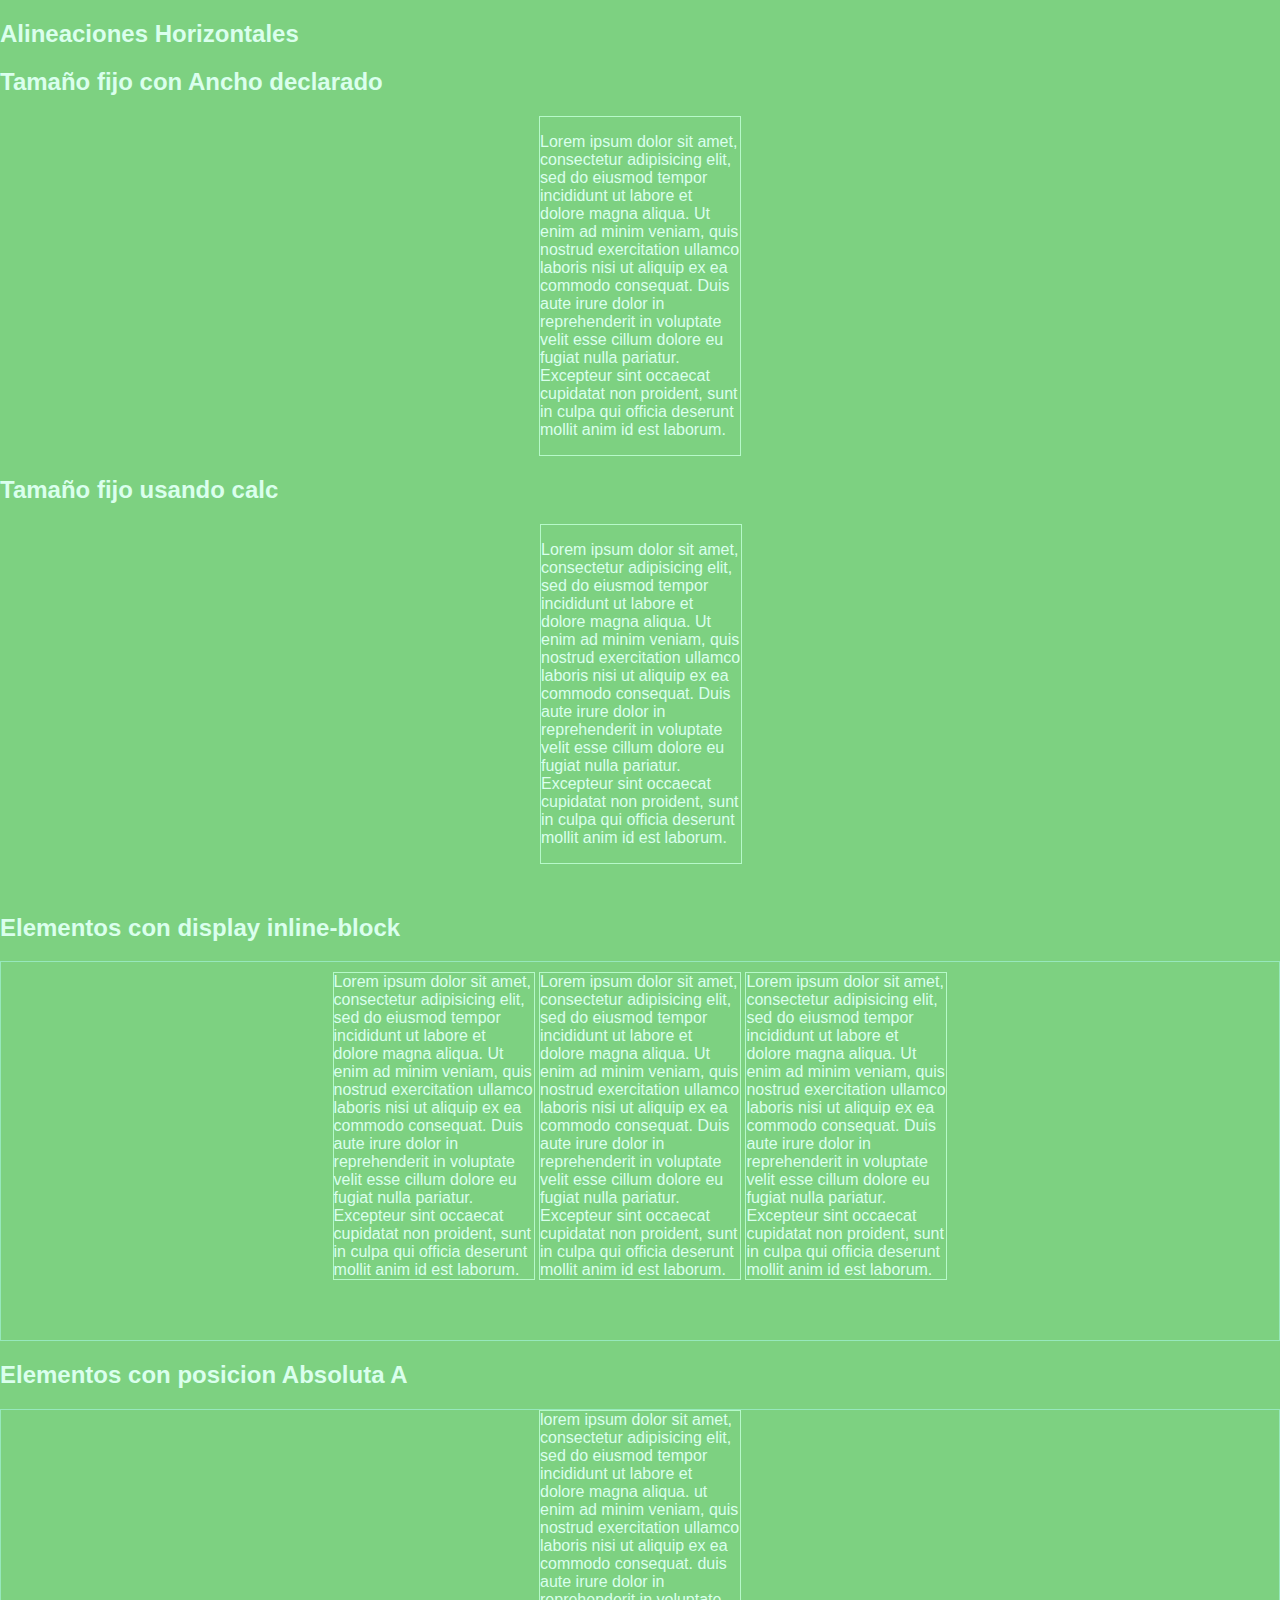
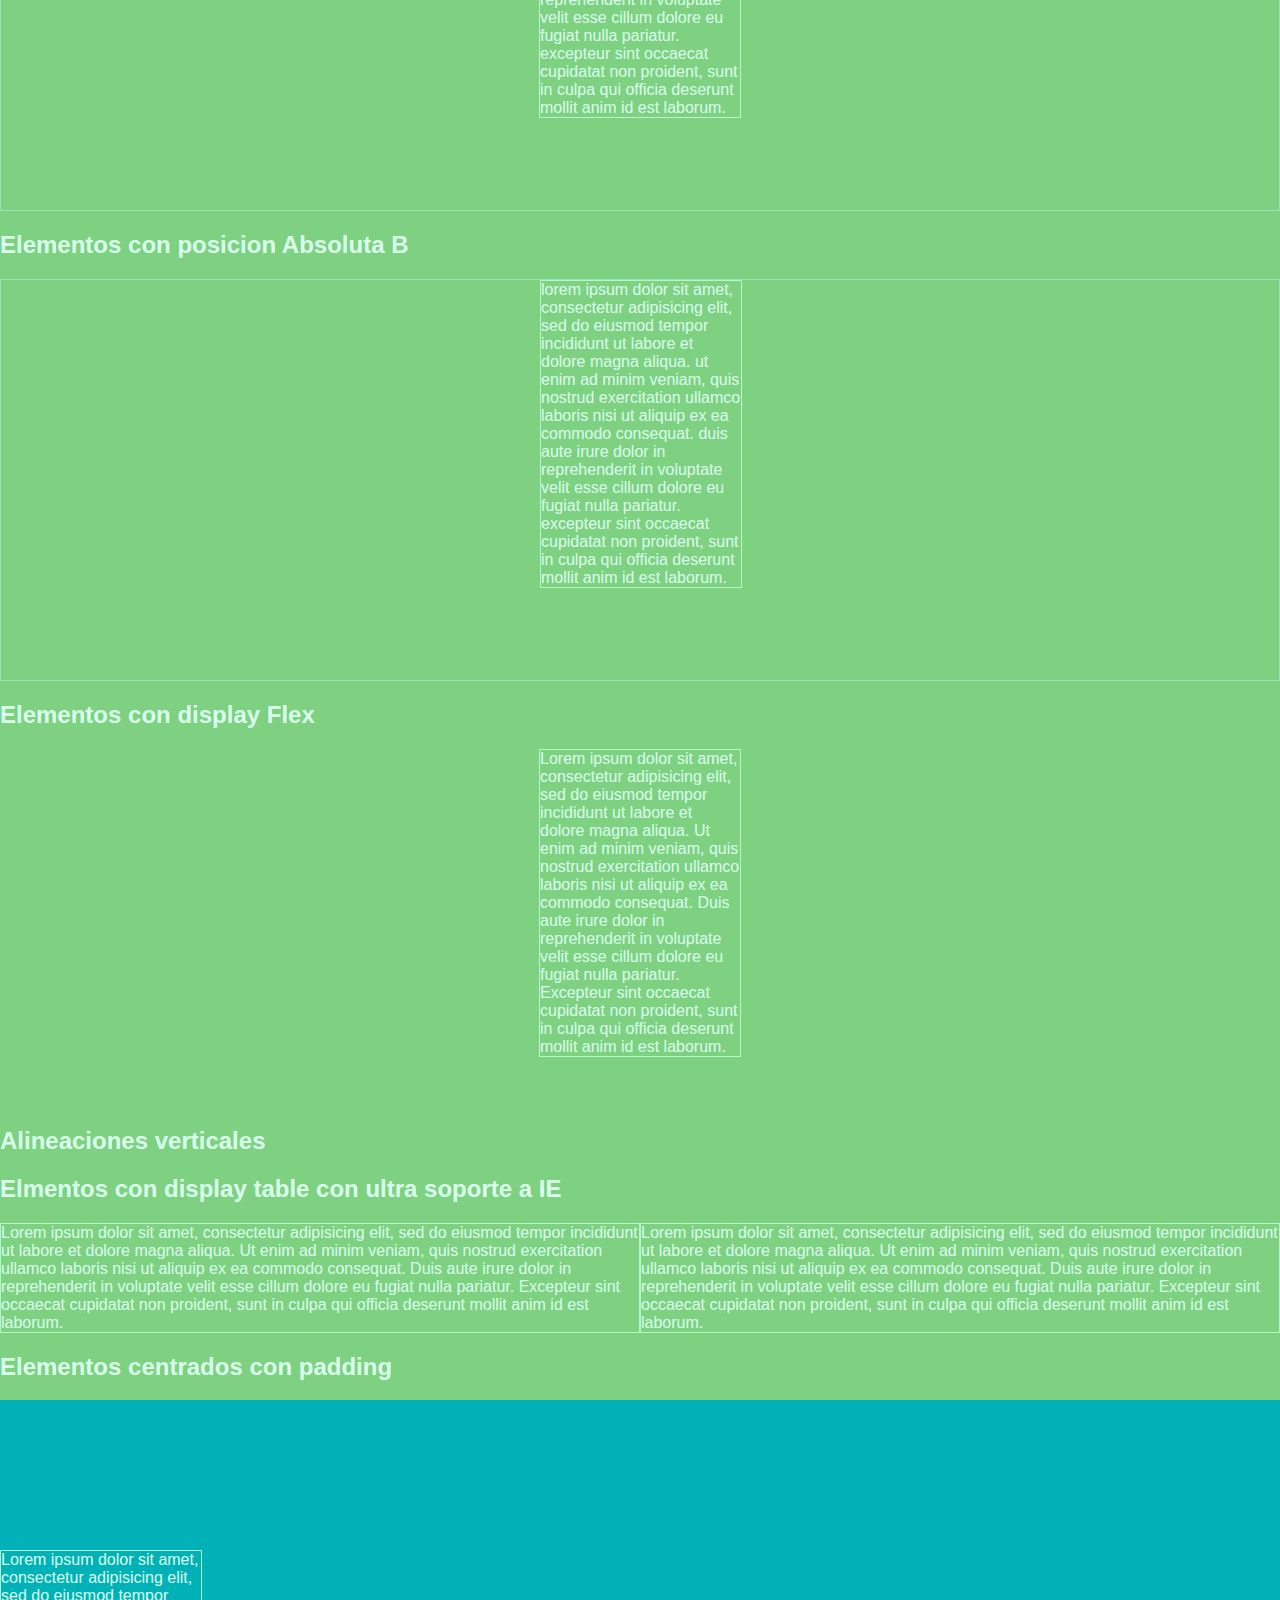
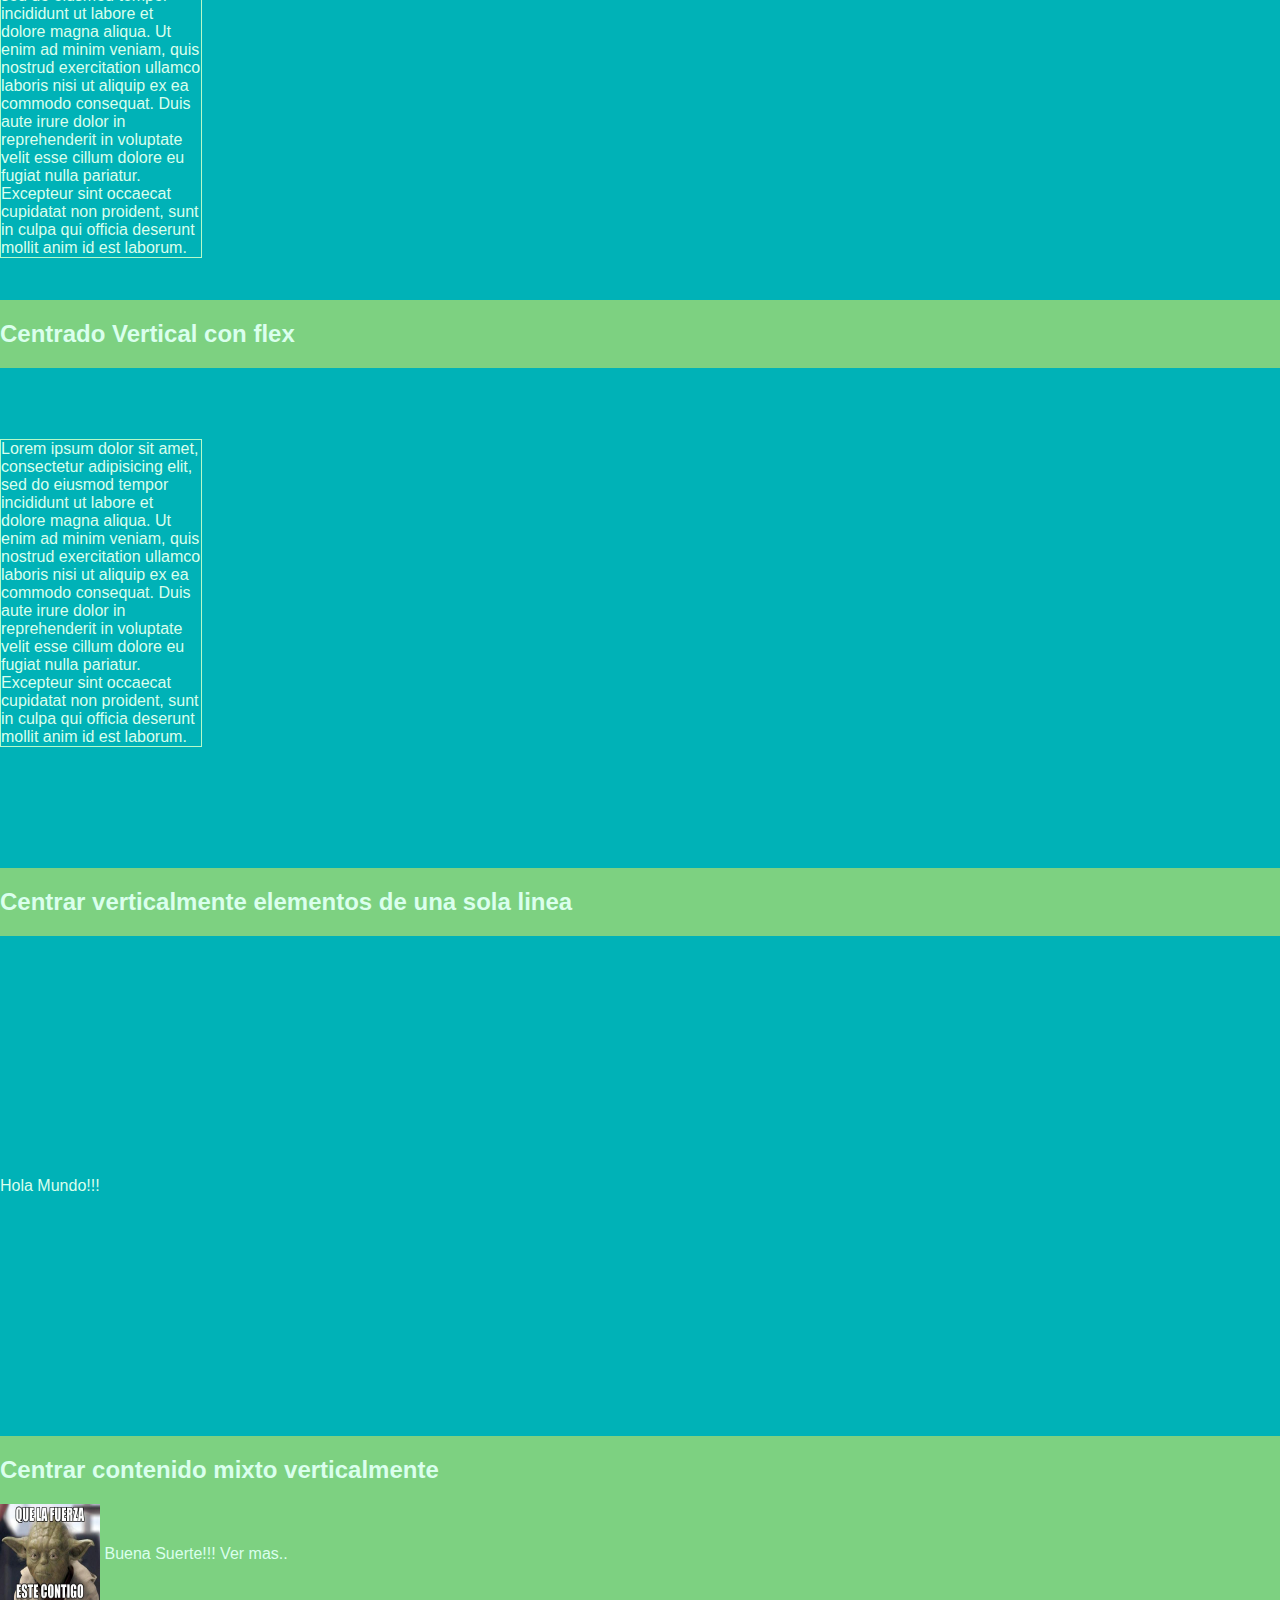
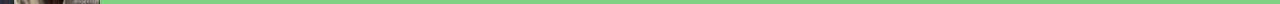
<file: Alineacion-con-css/index.html>
<!DOCTYPE html>
<html>
  <head>
    <meta charset="utf-8">
    <title>Alineacion con CSS</title>
    <link rel="stylesheet" href="css/estilos.css">
  </head>
  <body>
    <h2>Alineaciones Horizontales</h2>
    <h2>Tamaño fijo con Ancho declarado </h2>
    <div class="caja tipo-a">
      <p>Lorem ipsum dolor sit amet, consectetur adipisicing elit, sed do eiusmod tempor incididunt ut labore et dolore magna aliqua. Ut enim ad minim veniam, quis nostrud exercitation ullamco laboris nisi ut aliquip ex ea commodo consequat. Duis aute irure dolor in reprehenderit in voluptate velit esse cillum dolore eu fugiat nulla pariatur. Excepteur sint occaecat cupidatat non proident, sunt in culpa qui officia deserunt mollit anim id est laborum.</p>
    </div>
    <h2>Tamaño fijo usando calc</h2>
    <div class="caja tipo-b">
      <p>Lorem ipsum dolor sit amet, consectetur adipisicing elit, sed do eiusmod tempor incididunt ut labore et dolore magna aliqua. Ut enim ad minim veniam, quis nostrud exercitation ullamco laboris nisi ut aliquip ex ea commodo consequat. Duis aute irure dolor in reprehenderit in voluptate velit esse cillum dolore eu fugiat nulla pariatur. Excepteur sint occaecat cupidatat non proident, sunt in culpa qui officia deserunt mollit anim id est laborum.</p>
    </div>
    <h2>Elementos con display inline-block</h2>
    <div class="tipo-c">
      <div class="caja">
        Lorem ipsum dolor sit amet, consectetur adipisicing elit, sed do eiusmod tempor incididunt ut labore et dolore magna aliqua. Ut enim ad minim veniam, quis nostrud exercitation ullamco laboris nisi ut aliquip ex ea commodo consequat. Duis aute irure dolor in reprehenderit in voluptate velit esse cillum dolore eu fugiat nulla pariatur. Excepteur sint occaecat cupidatat non proident, sunt in culpa qui officia deserunt mollit anim id est laborum.
      </div>
      <div class="caja">
        Lorem ipsum dolor sit amet, consectetur adipisicing elit, sed do eiusmod tempor incididunt ut labore et dolore magna aliqua. Ut enim ad minim veniam, quis nostrud exercitation ullamco laboris nisi ut aliquip ex ea commodo consequat. Duis aute irure dolor in reprehenderit in voluptate velit esse cillum dolore eu fugiat nulla pariatur. Excepteur sint occaecat cupidatat non proident, sunt in culpa qui officia deserunt mollit anim id est laborum.
      </div>
      <div class="caja">
        Lorem ipsum dolor sit amet, consectetur adipisicing elit, sed do eiusmod tempor incididunt ut labore et dolore magna aliqua. Ut enim ad minim veniam, quis nostrud exercitation ullamco laboris nisi ut aliquip ex ea commodo consequat. Duis aute irure dolor in reprehenderit in voluptate velit esse cillum dolore eu fugiat nulla pariatur. Excepteur sint occaecat cupidatat non proident, sunt in culpa qui officia deserunt mollit anim id est laborum.
      </div>
    </div>
    <h2>Elementos con posicion Absoluta A</h2>
    <div class="relative">
      <div class="caja tipo-d">
        lorem ipsum dolor sit amet, consectetur adipisicing elit, sed do eiusmod tempor incididunt ut labore et dolore magna aliqua. ut enim ad minim veniam, quis nostrud exercitation ullamco laboris nisi ut aliquip ex ea commodo consequat. duis aute irure dolor in reprehenderit in voluptate velit esse cillum dolore eu fugiat nulla pariatur. excepteur sint occaecat cupidatat non proident, sunt in culpa qui officia deserunt mollit anim id est laborum.
      </div>
    </div>
    <h2>Elementos con posicion Absoluta B</h2>
    <div class="relative">
      <div class="caja tipo-e">
        lorem ipsum dolor sit amet, consectetur adipisicing elit, sed do eiusmod tempor incididunt ut labore et dolore magna aliqua. ut enim ad minim veniam, quis nostrud exercitation ullamco laboris nisi ut aliquip ex ea commodo consequat. duis aute irure dolor in reprehenderit in voluptate velit esse cillum dolore eu fugiat nulla pariatur. excepteur sint occaecat cupidatat non proident, sunt in culpa qui officia deserunt mollit anim id est laborum.
      </div>
    </div>
    <h2>Elementos con display Flex</h2>
    <div class="tipo-f">
      <div class="caja">
        Lorem ipsum dolor sit amet, consectetur adipisicing elit, sed do eiusmod tempor incididunt ut labore et dolore magna aliqua. Ut enim ad minim veniam, quis nostrud exercitation ullamco laboris nisi ut aliquip ex ea commodo consequat. Duis aute irure dolor in reprehenderit in voluptate velit esse cillum dolore eu fugiat nulla pariatur. Excepteur sint occaecat cupidatat non proident, sunt in culpa qui officia deserunt mollit anim id est laborum.
      </div>
    </div>
    <h2>Alineaciones verticales</h2>
    <h2>Elmentos con display table con ultra soporte a IE</h2>
    <div class="tipo-g">
      <div class="caja">
        Lorem ipsum dolor sit amet, consectetur adipisicing elit, sed do eiusmod tempor incididunt ut labore et dolore magna aliqua. Ut enim ad minim veniam, quis nostrud exercitation ullamco laboris nisi ut aliquip ex ea commodo consequat. Duis aute irure dolor in reprehenderit in voluptate velit esse cillum dolore eu fugiat nulla pariatur. Excepteur sint occaecat cupidatat non proident, sunt in culpa qui officia deserunt mollit anim id est laborum.
      </div>
      <div class="caja">
        Lorem ipsum dolor sit amet, consectetur adipisicing elit, sed do eiusmod tempor incididunt ut labore et dolore magna aliqua. Ut enim ad minim veniam, quis nostrud exercitation ullamco laboris nisi ut aliquip ex ea commodo consequat. Duis aute irure dolor in reprehenderit in voluptate velit esse cillum dolore eu fugiat nulla pariatur. Excepteur sint occaecat cupidatat non proident, sunt in culpa qui officia deserunt mollit anim id est laborum.
      </div>
    </div>
    <h2>Elementos centrados con padding</h2>
    <div class="tipo-h height">
      <div class="caja">
        Lorem ipsum dolor sit amet, consectetur adipisicing elit, sed do eiusmod tempor incididunt ut labore et dolore magna aliqua. Ut enim ad minim veniam, quis nostrud exercitation ullamco laboris nisi ut aliquip ex ea commodo consequat. Duis aute irure dolor in reprehenderit in voluptate velit esse cillum dolore eu fugiat nulla pariatur. Excepteur sint occaecat cupidatat non proident, sunt in culpa qui officia deserunt mollit anim id est laborum.
      </div>
    </div>
    <h2>Centrado Vertical con flex</h2>
    <div class="tipo-i height">
      <div class="caja">
        Lorem ipsum dolor sit amet, consectetur adipisicing elit, sed do eiusmod tempor incididunt ut labore et dolore magna aliqua. Ut enim ad minim veniam, quis nostrud exercitation ullamco laboris nisi ut aliquip ex ea commodo consequat. Duis aute irure dolor in reprehenderit in voluptate velit esse cillum dolore eu fugiat nulla pariatur. Excepteur sint occaecat cupidatat non proident, sunt in culpa qui officia deserunt mollit anim id est laborum.
      </div>
    </div>

    <h2>Centrar verticalmente elementos de una sola linea</h2>
    <div class="height">
      <p class="tipo-j">Hola Mundo!!!</p>
    </div>

    <h2>Centrar contenido mixto verticalmente</h2>
    <article class="tipo-k">
      <img src="img/imagen.jpg" alt="" width="100" height="100">
      <span>Buena Suerte!!!</span>
      <div class="">Ver mas..</div>
    </article>
  </body>
</html>
</file>
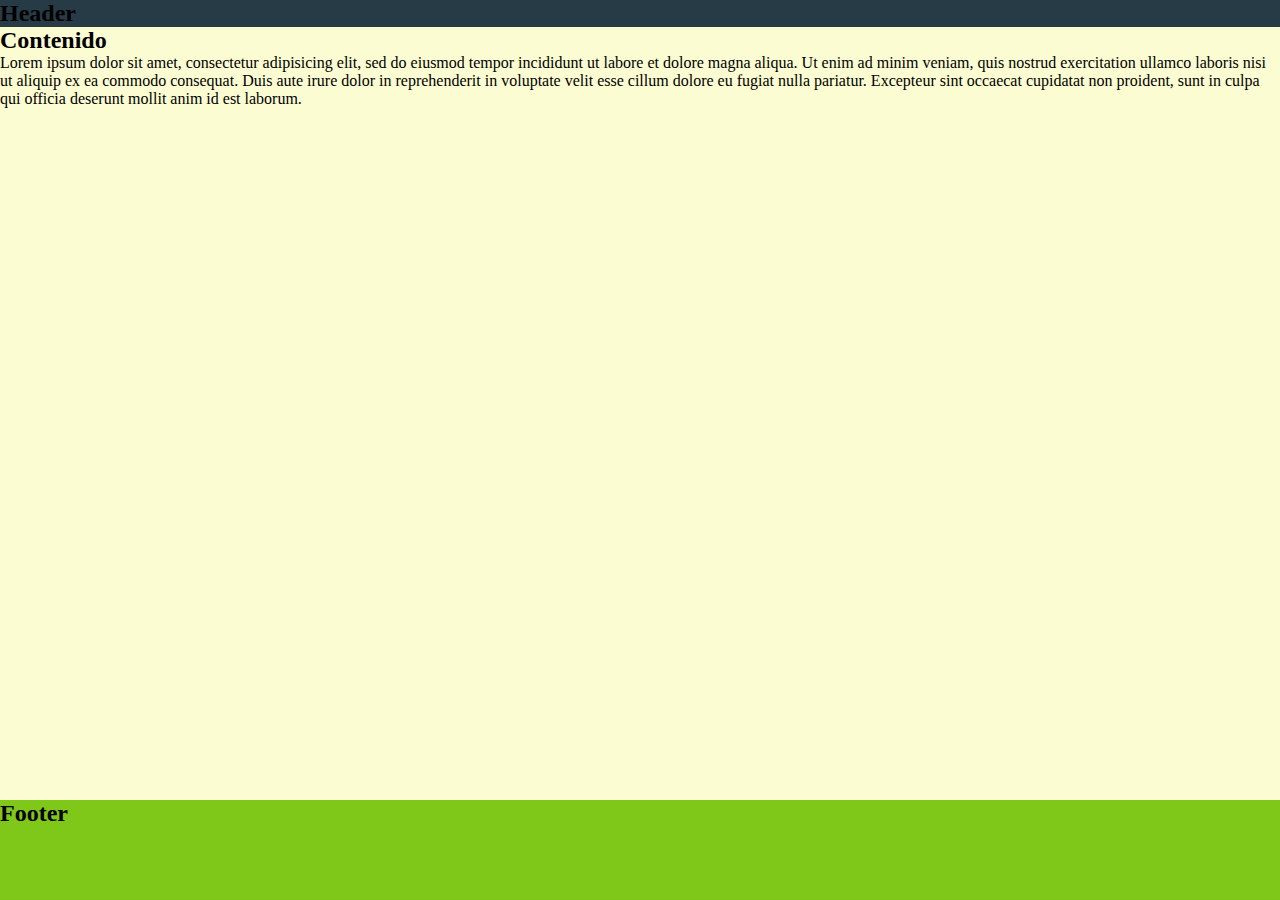
<file: footer/index.html>
<!DOCTYPE html>
<html>
  <head>
    <meta charset="utf-8">
    <title>Sticky Footer</title>
    <link rel="stylesheet" href="css/estilos.css">
  </head>
  <body id="body">
    <header id="header">
      <h2>Header</h2>
    </header>
    <section id="contenido">
      <h2>Contenido</h2>
      <p>Lorem ipsum dolor sit amet, consectetur adipisicing elit, sed do eiusmod tempor incididunt ut labore et dolore magna aliqua. Ut enim ad minim veniam, quis nostrud exercitation ullamco laboris nisi ut aliquip ex ea commodo consequat. Duis aute irure dolor in reprehenderit in voluptate velit esse cillum dolore eu fugiat nulla pariatur. Excepteur sint occaecat cupidatat non proident, sunt in culpa qui officia deserunt mollit anim id est laborum.</p>
    </section>
    <footer id="footer">
      <h2>Footer</h2>
    </footer>
    <!-- <script type="text/javascript">
      var $contenido = document.getElementById('contenido');
      var $header = document.getElementById('header');
      var $footer = document.getElementById('footer');
      var $body = document.getElementById('body');

      var alto = $body.offsetHeight - ($footer.offsetHeight + $header.offsetHeight);
      $contenido.style.minHeight = alto + "px";
    </script> -->
  </body>
</html>
</file>
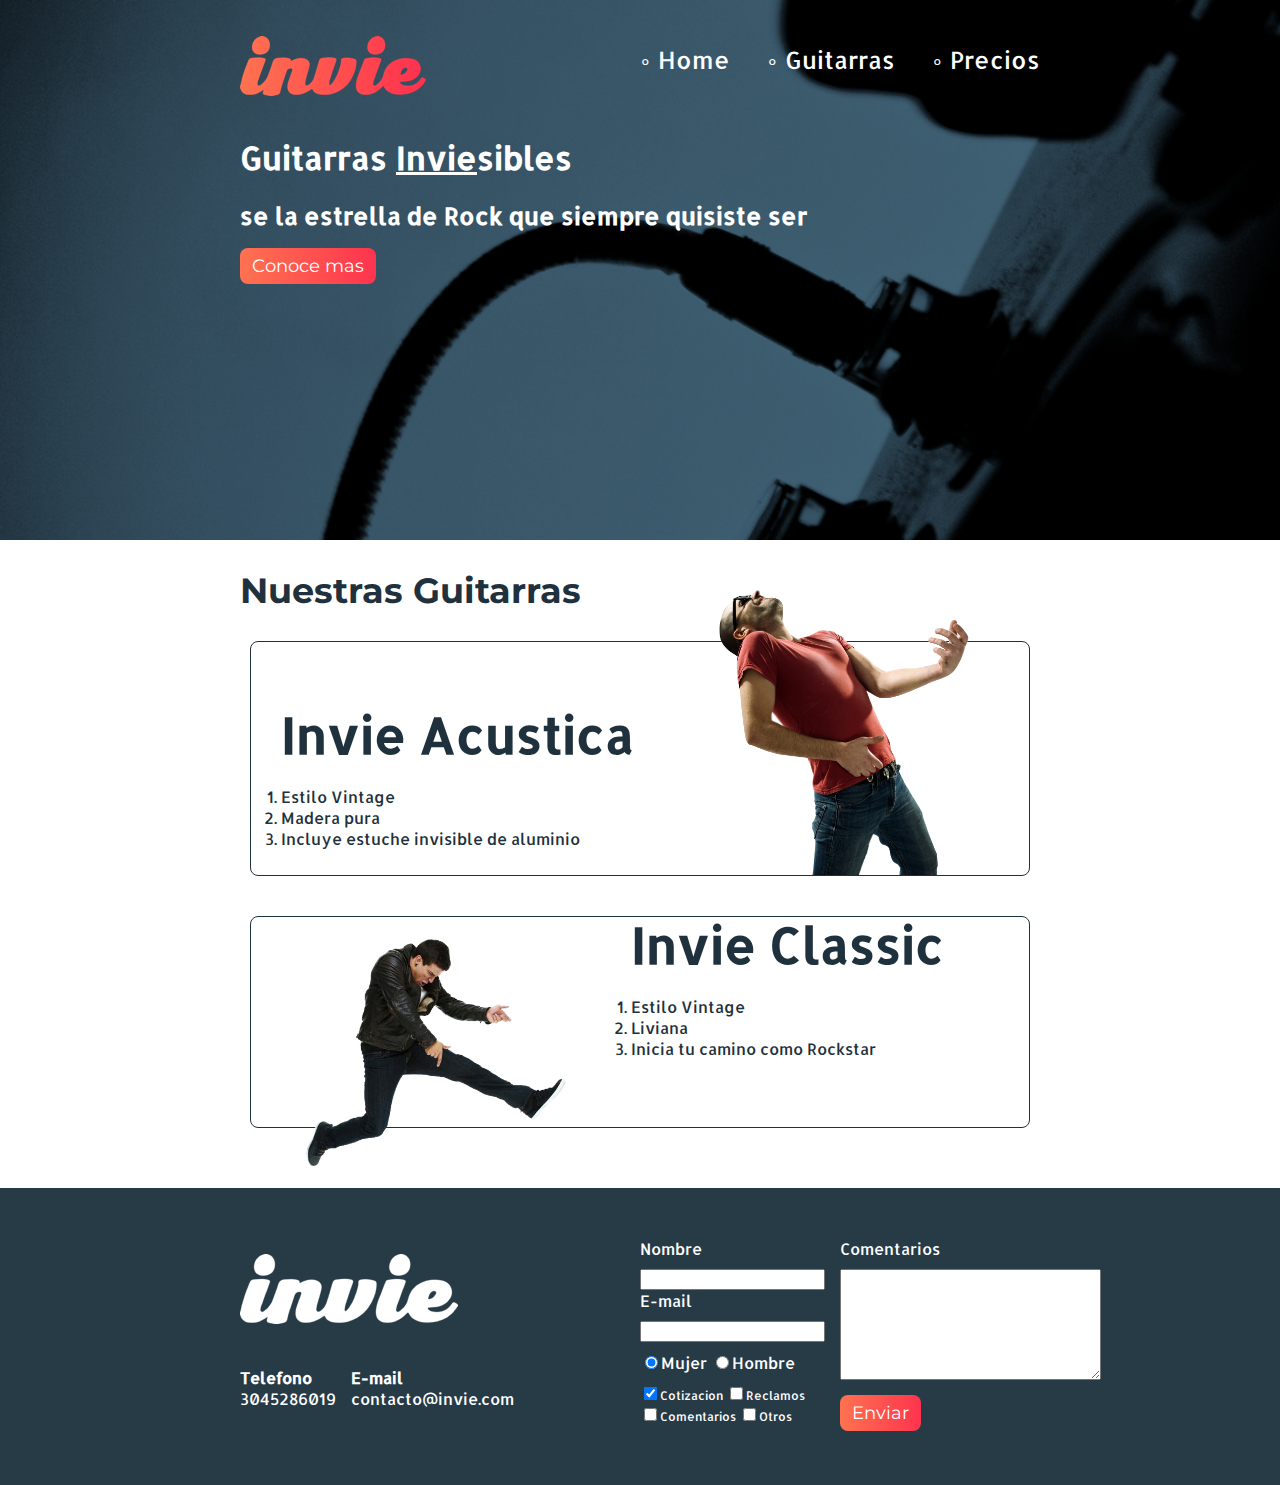
<file: invie/index.html>
<!DOCTYPE html>
<html>
  <head>
    <meta charset="utf-8">
    <title>Invie - Tus mejores guitarras!!!</title>
    <link href="https://fonts.googleapis.com/css?family=Allerta|Montserrat:400,700" rel="stylesheet">
    <link rel="stylesheet" href="css/invie.css">
    <style media="screen">

    </style>
  </head>
  <body>
    <section id="portada" class="portada background "> <!--Portada-->
      <header id="header" class="header contenedor"> <!-- Header -->
        <figure class="logotipo"> <!-- Logotipo -->
          <img src="images/invie.png"  width="186" height="60" alt="Invie logotipo">
        </figure>
         <nav class="menu">  <!--Menu -->
           <ul>  <!--Lista -->
             <li>  <!--Elementos de la lista -->
              <a href="index.html">Home</a>  <!--Enlace-->
            </li>
            <li>
              <a href="#guitarras">Guitarras</a>
            </li>
            <li>
              <a href="precios.html">Precios</a>
            </li>
          </ul>
        </nav>
      </header>
      <div class="contenedor">
        <h1 class="titulo">Guitarras <span>Invie</span>sibles</h1> <!--Titulo-->
        <h3 class="title-a">se la estrella de Rock que siempre quisiste ser </h3>
        <a type="button" href="#guitarras" class="button" name="button">Conoce mas</a>
      </div>
    </section>
    <section id="guitarras" class="guitarras contenedor"> <!-- Guitarras-->
      <h2>Nuestras Guitarras</h2>
      <article class="guitarra"> <!--Guitarra 1-->
        <img src="images/invie-acustica.png" width="350" alt="Guitarra Invie Acustica" class="derecha">
          <div class="contenedor-guitarra-a">
            <h3 class="title-b">Invie Acustica</h3>
            <ol>
              <li>Estilo Vintage</li>
              <li>Madera pura</li>
              <li>Incluye estuche invisible de aluminio</li>
            </ol>
          </div>
      </article>
      <article class="guitarra b"> <!--Guitarra 2-->
        <img src="images/invie-classic.png" width="350" alt="Guitarra Invie Classic" class="izquierda">
          <div class="contenedor-guitarra-b">
            <h3 class="title-b">Invie Classic</h3>
            <ol>
              <li>Estilo Vintage</li>
              <li>Liviana</li>
              <li>Inicia tu camino como Rockstar</li>
            </ol>
          </div>
      </article>
    </section>
    <footer class="footer">
      <div class="contenedor">
          <div class="contacto">
            <img src="images/invie-white.png" alt="logotipo blanco">
            <a href="tel:+573045286019"><strong>Telefono</strong><span>3045286019</span></a>
            <a href="mailto:contacto@invie.com"><strong>E-mail</strong>contacto@invie.com</a>
          </div>
          <form class="formulario" >
            <div class="col1">
              <label for="nombre">Nombre</label>
              <input type="text" name="nombre" value="" required id="nombre">
              <label for="email">E-mail</label>
              <input type="email" name="email" value="" required id="email">
              <div class="sexo">
                <label for="mujer">
                  <input type="radio" checked name="sexo" value="mujer" id="mujer">Mujer
                </label>
                <label for="hombre">
                  <input type="radio" name="sexo" value="hombre" id="hombre">Hombre
                </label>
              </div>
              <div class="intereses">
                <label for="cotizacion">
                  <input type="checkbox" checked name="intereses" value="cotizacion" id="cotizacion">Cotizacion
                </label>
                <label for="reclamos">
                  <input type="checkbox" name="intereses" value="reclamos" id="reclamos">Reclamos
                </label>
                <label for="comentarios">
                  <input type="checkbox" name="intereses" value="comentarios" id="comentarios">Comentarios
                </label>
                <label for="otros">
                  <input type="checkbox" name="intereses" value="otros" id="otros">Otros
                </label>
              </div>
            </div>
            <div class="col2">
              <label for="comentarios">Comentarios</label>
              <textarea name="comentarios" id="comentarios" rows="7" cols="30"></textarea>
              <input type="submit" name="" value="Enviar" class="button">
            </div>
          </form>
      </div>
    </footer>
  </body>
</html>
</file>
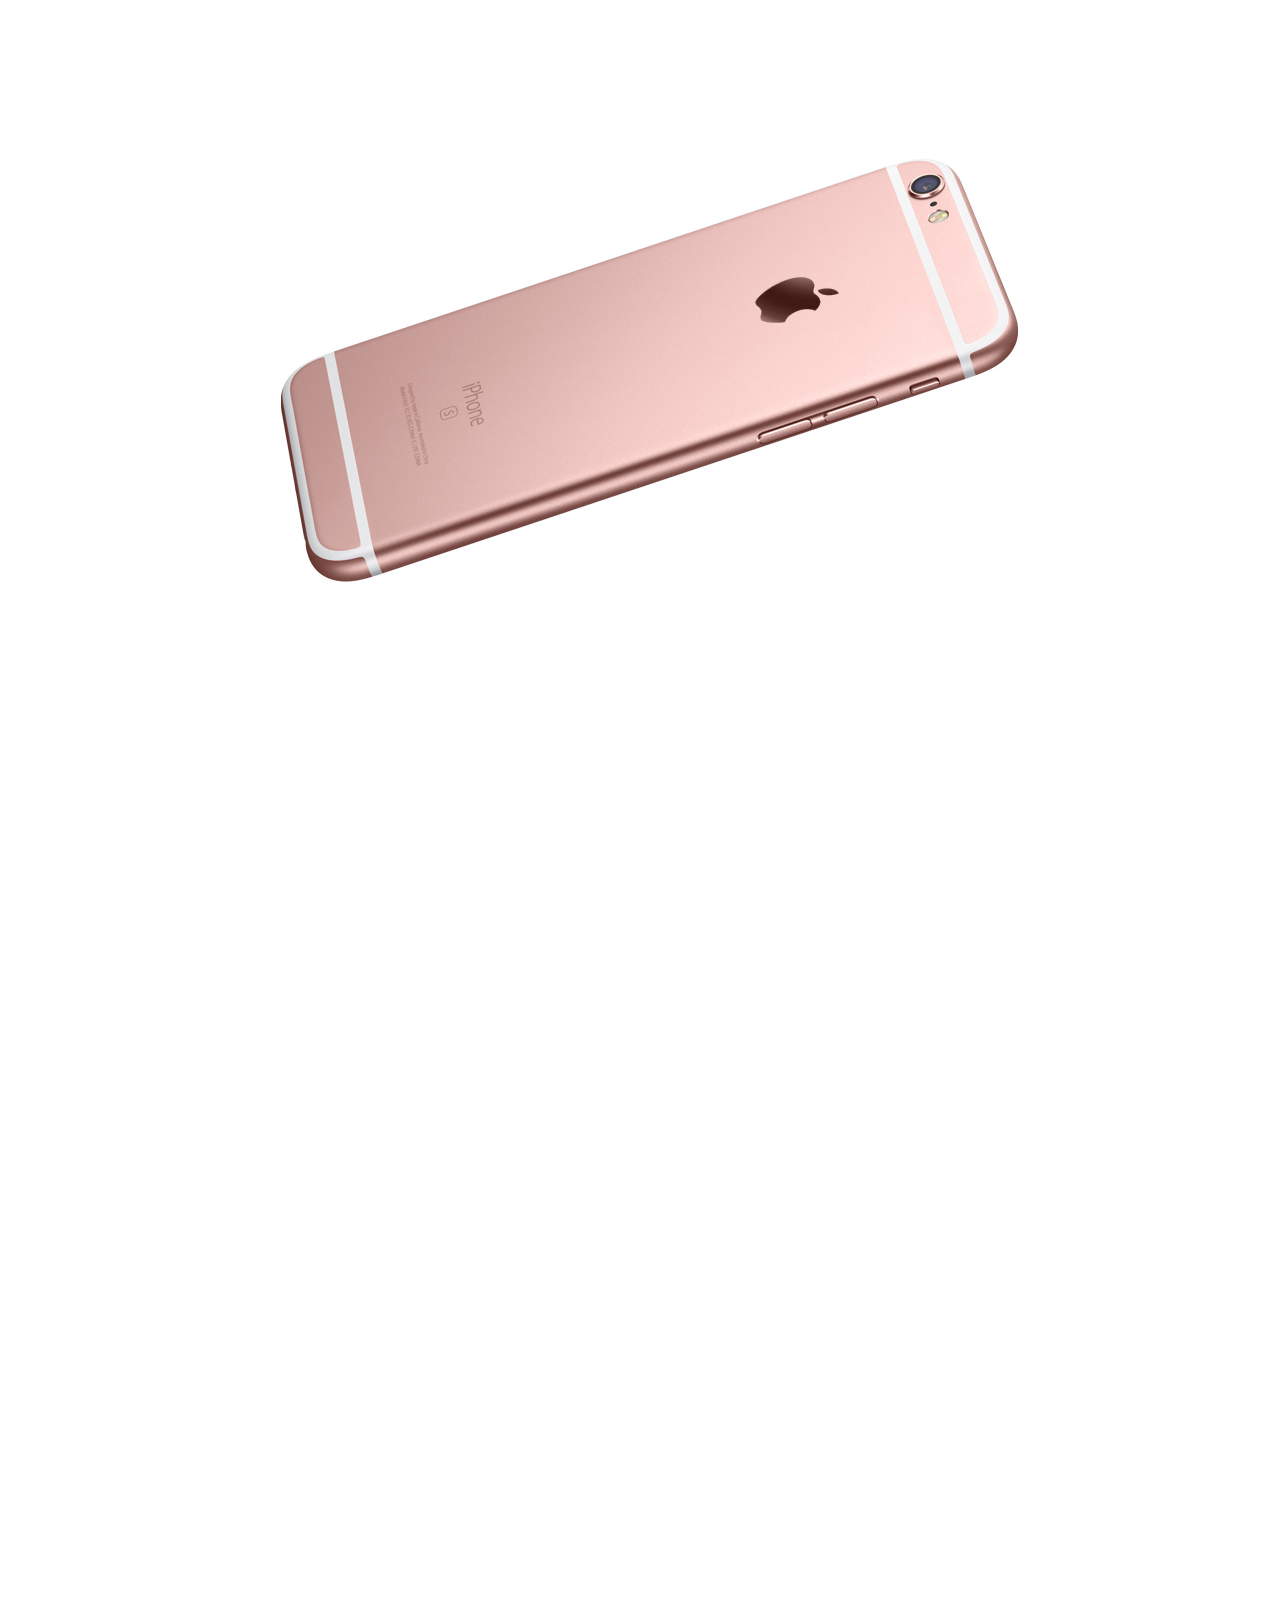
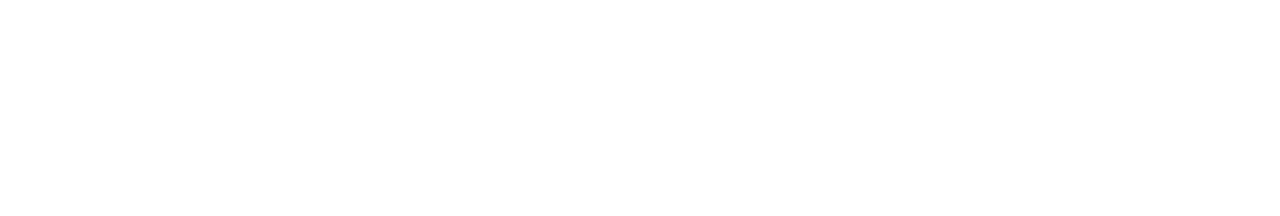
<file: parallax/index.html>
<!DOCTYPE html>
<html lang="en">
<head>
  <meta charset="UTF-8">
  <title>Especial 1 - Parallax</title>
  <style>
    .container {
      height: 200vh;
      width: 800px;
      margin: 0 auto;
      text-align: center;
    }
    .iphone {
      display: inline-block;
      margin-top: 150px;
      position: relative;
      transition: .1s;
    }
    .shape {
      background-image: url(shape.jpg);
      width: 128px;
      height: 128px;
      position: absolute;
      top: 75px;
      right: 161px;
      background-position: -54px;
      -webkit-mask-image: url(apple-mask.png);
      mask-image: url(apple-mask.png); /*mascaras,mascara para el background-image, donde se inserta un color dentro de una imagen transparente*/
    }
  </style>
</head>
<body>
  <section class="container">
    <figure class="iphone" id="iphone">
      <img src="iphone.jpg" alt="">
      <div class="shape" id="mask"></div>
    </figure>
  </section>
  <script>
    const $iphone = document.getElementById('iphone');
    const $mask = document.getElementById('mask');
    window.addEventListener('scroll', function(e){
      console.log(window.scrollY);
      // $iphone.style.marginTop = window.scrollY + 'px';
      var position = 54 + window.scrollY;
      $mask.style.backgroundPosition = '-'+ position + 'px';
      $iphone.style.transform = 'rotate(-'+ position*0.02 +'deg)';
    });
  </script>
</body>
</html>
</file>
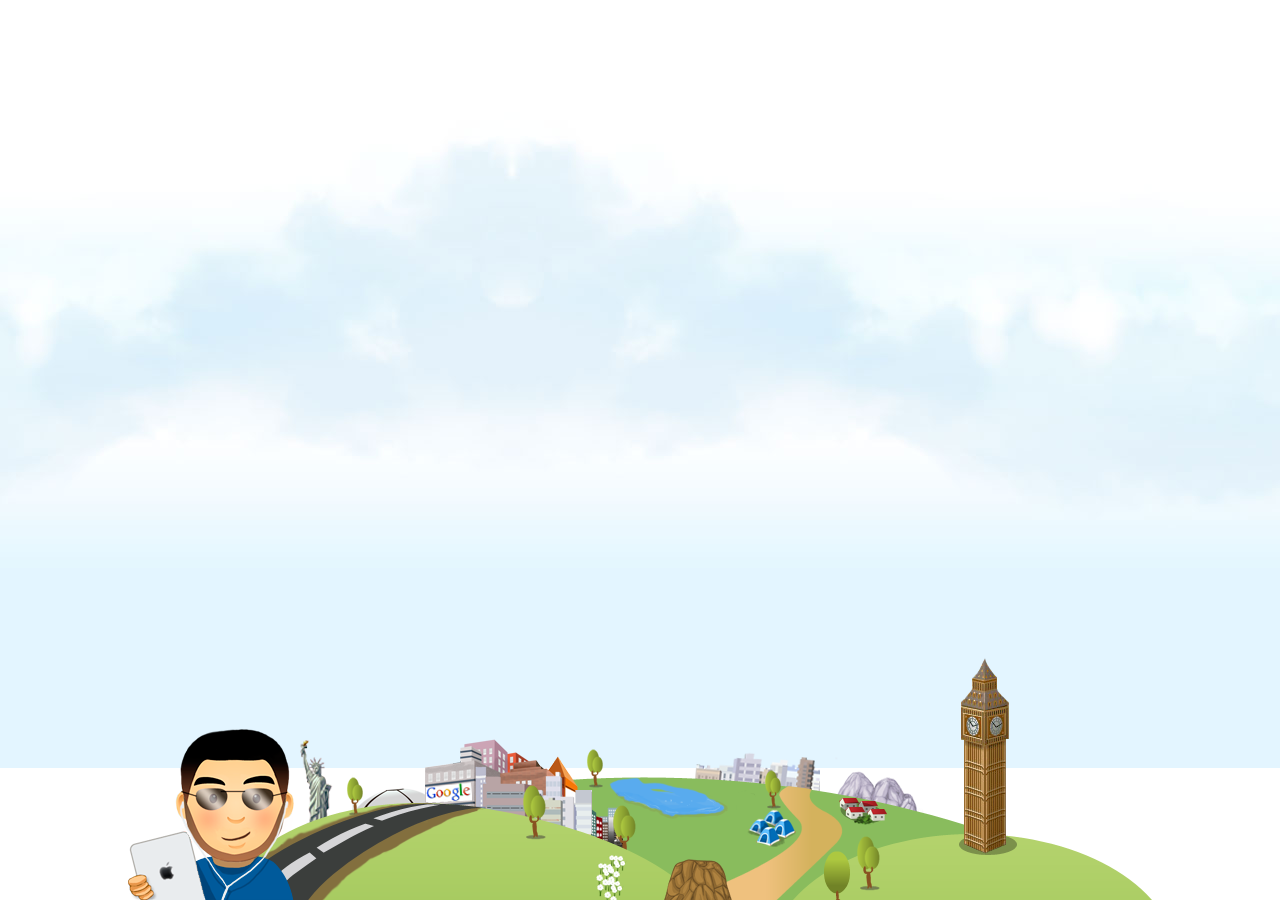
<file: transiciones-con-hover/index.html>
<!DOCTYPE html>
<html>
  <head>
    <meta charset="utf-8">
    <title>Transiciones con :hover</title>
    <link rel="stylesheet" href="css/estilos.css">
  </head>
  <body>
    <div class="container">
      <div class="cvanderland">
        <div class="cvander">
          <img src="images/body.png" class="cvander-body" alt="cvander body">
          <img src="images/head.png"class="cvander-head"  alt="cvander head">
          <img src="images/ipad.png" class="cvander-ipad" alt="cvander ipad">
        </div>  
      </div>
    </div>
  </body>
</html>
</file>
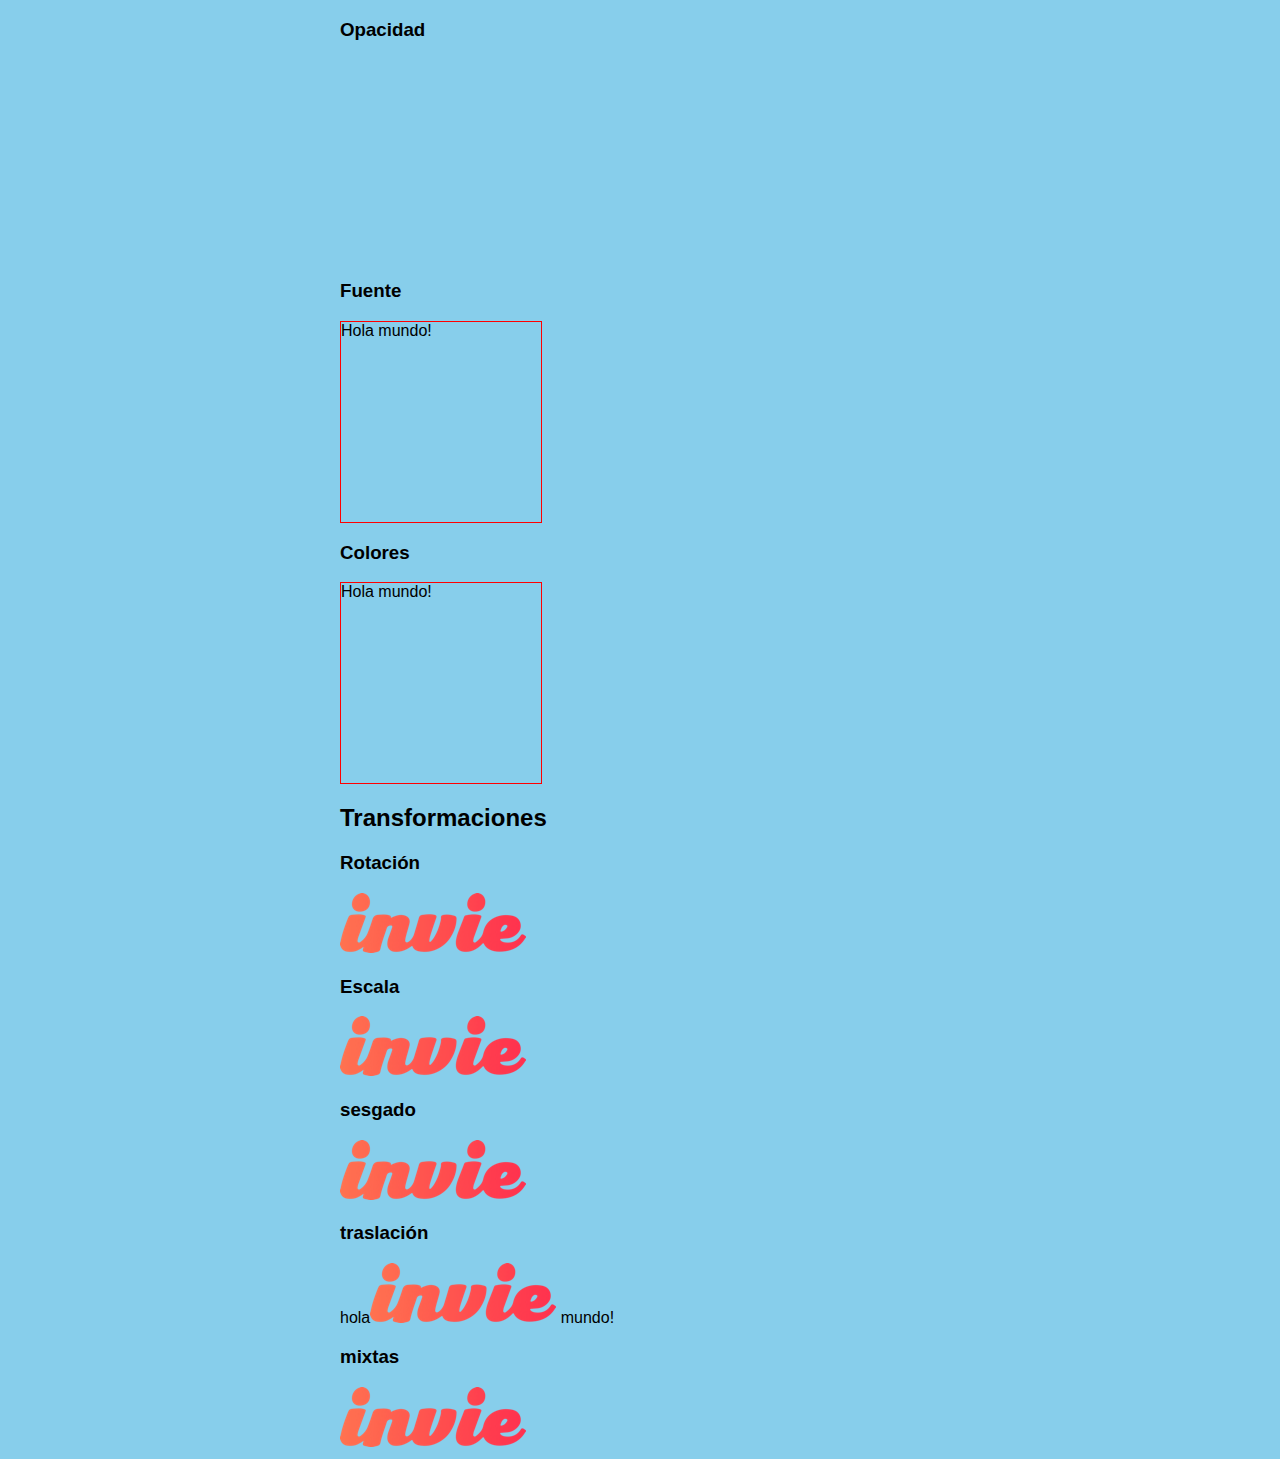
<file: transiciones-transformaciones/index.html>
<!DOCTYPE html>
<html lang="en">
<head>
  <meta charset="UTF-8">
  <title>Transiciones</title>
  <link rel="stylesheet" href="css/transitions.css"/>
</head>
<body>
  <div class="contenedor">
    <h3>Opacidad</h3>
    <div class="transicion caja opacity">Hola mundo!</div>

    <h3>Fuente</h3>
    <div class="transicion caja fuente">Hola mundo!</div>

    <h3>Colores</h3>
    <div class="transicion caja colores">Hola mundo!</div>

    <h2>Transformaciones</h2>

    <h3>Rotación</h3>
    <img class="transicion rotacion" src="images/invie.png" width="186" height="60"/>

    <h3>Escala</h3>
    <img class="transicion escala" src="images/invie.png" width="186" height="60"/>

    <h3>sesgado</h3>
    <img class="transicion sesgado" src="images/invie.png" width="186" height="60"/>
    <h3>traslación</h3>

    <span>hola</span><img class="transicion traslacion" src="images/invie.png" width="186" height="60"/> <span>mundo!</span>
    <h3>mixtas</h3>
    <img class="transicion mixtas" src="images/invie.png" width="186" height="60"/>
  </div>
</body>
</html>
</file>
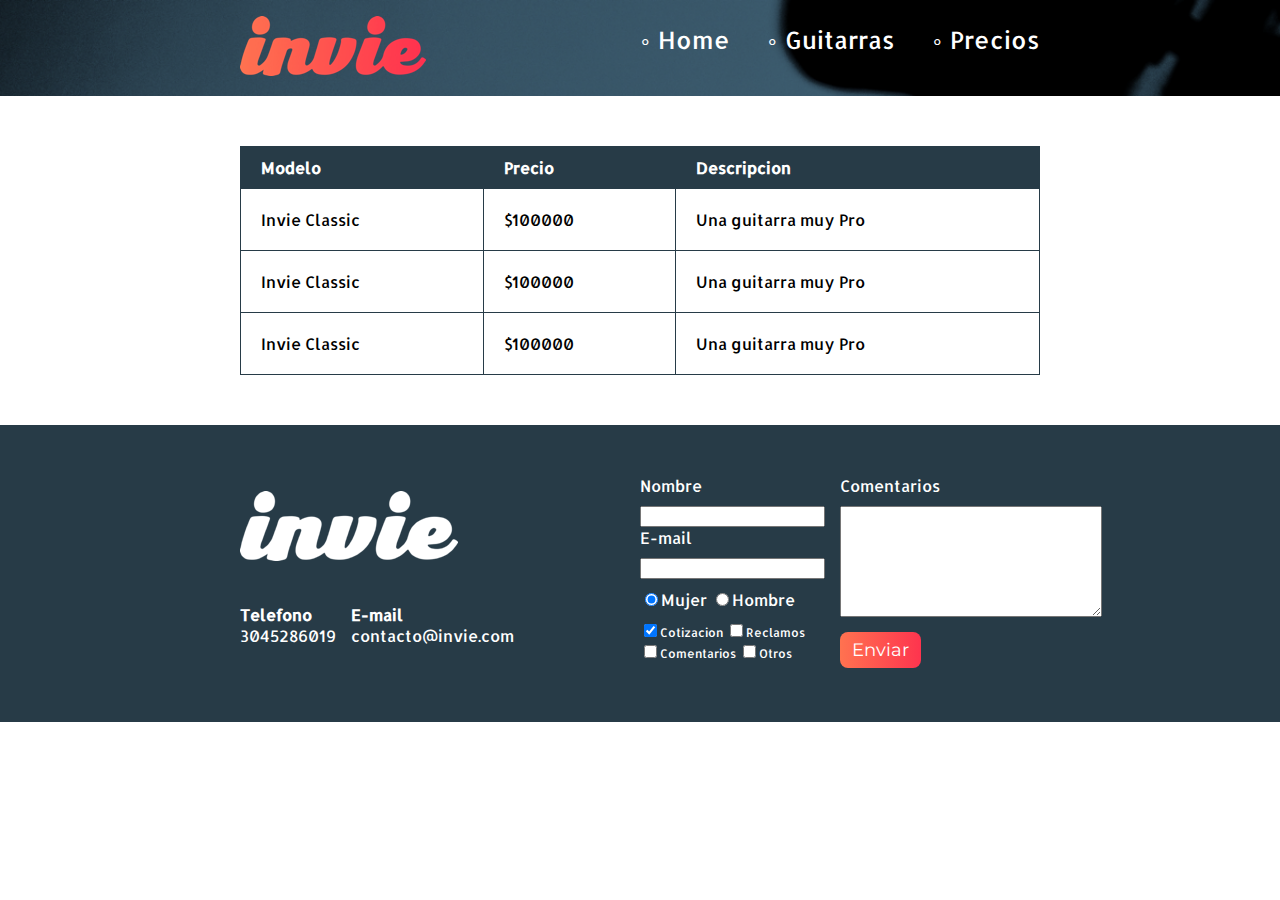
<file: invie/precios.html>
<!DOCTYPE html>
<html>
  <head>
    <meta charset="utf-8">
    <title>Invie - Tus mejores guitarras!!!</title>
    <link href="https://fonts.googleapis.com/css?family=Allerta|Montserrat:400,700" rel="stylesheet">
    <link rel="stylesheet" href="css/invie.css">
  </head>
  <body>
    <header id="header" class="header background"> <!-- Header -->
      <div class="contenedor">
        <figure class="logotipo"> <!-- Logotipo -->
          <img src="images/invie.png"  width="186" height="60" alt="Invie logotipo">
        </figure>
         <nav class="menu">  <!--Menu -->
           <ul>  <!--Lista -->
             <li>  <!--Elementos de la lista -->
              <a href="index.html">Home</a>  <!--Enlace-->
            </li>
            <li>
              <a href="index.html#guitarras">Guitarras</a>
            </li>
            <li>
              <a href="precios.html">Precios</a>
            </li>
          </ul>
        </nav>
      </header>
      </div>
    <section class="tabla" >
      <div class="contenedor">
        <table>
            <thead>
              <tr>
                <th>Modelo</th>
                <th>Precio</th>
                <th>Descripcion</th>
              </tr>
            </thead>
            <tbody>
              <tr>
                <td>Invie Classic</td>
                <td>$100000</td>
                <td>Una guitarra muy Pro</td>
              </tr>
              <tr>
                <td>Invie Classic</td>
                <td>$100000</td>
                <td>Una guitarra muy Pro</td>
              </tr>
              <tr>
                <td>Invie Classic</td>
                <td>$100000</td>
                <td>Una guitarra muy Pro</td>
              </tr>
            </tbody>
        </table>
      </div>
    </section>
    <footer class="footer">
      <div class="contenedor">
          <div class="contacto">
            <img src="images/invie-white.png" alt="logotipo blanco">
            <a href="tel:+573045286019"><strong>Telefono</strong><span>3045286019</span></a>
            <a href="mailto:contacto@invie.com"><strong>E-mail</strong>contacto@invie.com</a>
          </div>
          <form class="formulario" >
            <div class="col1">
              <label for="nombre">Nombre</label>
              <input type="text" name="nombre" value="" required id="nombre">
              <label for="email">E-mail</label>
              <input type="email" name="email" value="" required id="email">
              <div class="sexo">
                <label for="mujer">
                  <input type="radio" checked name="sexo" value="mujer" id="mujer">Mujer
                </label>
                <label for="hombre">
                  <input type="radio" name="sexo" value="hombre" id="hombre">Hombre
                </label>
              </div>
              <div class="intereses">
                <label for="cotizacion">
                  <input type="checkbox" checked name="intereses" value="cotizacion" id="cotizacion">Cotizacion
                </label>
                <label for="reclamos">
                  <input type="checkbox" name="intereses" value="reclamos" id="reclamos">Reclamos
                </label>
                <label for="comentarios">
                  <input type="checkbox" name="intereses" value="comentarios" id="comentarios">Comentarios
                </label>
                <label for="otros">
                  <input type="checkbox" name="intereses" value="otros" id="otros">Otros
                </label>
              </div>
            </div>
            <div class="col2">
              <label for="comentarios">Comentarios</label>
              <textarea name="comentarios" id="comentarios" rows="7" cols="30"></textarea>
              <input type="submit" name="" value="Enviar" class="button">
            </div>
          </form>
      </div>
    </footer>
  </body>
</html>
</file>
<file: Alineacion-con-css/css/estilos.css>
body {
  background-color: #7DD181;
  color: #DAFFED;
  font-family: Arial;
  margin: 0;
}

.caja {
  width: 200px;
  border: 1px solid #B6F9C9;
  margin-bottom: 50px;
}

.tipo-a {
  margin: 0 auto;
}

.tipo-b {
  margin-left: calc(100vw / 2 - 100px);
}

.tipo-c {
  border: 1px solid #96E8BC;
  padding: 10px;
  text-align: center;
}

.tipo-c .caja {
  display: inline-block;
  text-align: left;
}

.relative {
  position: relative;
  border: 1px solid #96E8BC;
  height: 400px;
}

.tipo-d {
  position: absolute;
  left: 0;
  right: 0;
  margin: 0 auto;
}

.tipo-e {
  position: absolute;
  left: 50%;
  margin-left: -100px; /*le resta el tamaño a el total del ancho de la caja para poderlo posicionar en el centro*/
}

.tipo-f {
  display: flex;
  justify-content: center;
}

.tipo-g {
  display: table;
  width: 100%;
  height: 50px;
}

.tipo-g .caja {
  display: table-cell;
  width: 100px;
  vertical-align: middle;
}

.height {
    height: 500px;
    background: #00B2B7;
}

.tipo-h {
  box-sizing: border-box;
  padding-top: 150px;
}

.tipo-i {
  display: flex;
  align-items: center;
}

.tipo-j {
  line-height: 500px;
  /*text-align: center;*/
}

.tipo-k > * {
  display: inline;
  vertical-align: middle;
}
</file>
<file: footer/css/estilos.css>
body {
  background: lightgray;
  min-height: 100vh;  /*viewport - height  viewport - width  = Tomar el 100% del alto del viewport*/
  margin: 0;
  display: flex;
  flex-direction: column;
}

h2 {
  margin: 0;
}

p {
  margin: 0;
}

header {
  background: #273b47;
}

section {
  background: #fcfcd2;
  flex: 1;
}

footer {
  background: #7fc719;
  height: 100px;
  /*position: fixed;
  bottom: 0;
  left: 0;
  right: 0;*/
}
</file>
<file: invie/css/invie.css>
/*Selector para agrerar atributos a todos los elementos de la pagina
* {
/*Selector  de Etiquetas
header {
}*/
/*Selector Descentente , un elemento dentro de otro
.guitarras h2 {
  font-size: 35px;
}*/
/*Selectores de Clases
.titulo {
  font-size: 70px;
}
/*Selector de id
#header {
}*/

/** {
  padding: 10px;
  margin: 10px;
  border: 2px solid red;
  /*margin: 10px 15px 5px 20px; /*para ponerle margin a todos los lados en una sola linea, siempre en sentido de las manesillas del reloj, asi mismo padding
}*/


body {
  font-family: 'Allerta', sans-serif; /*Tipo de fuente*/
  margin: 0px;
}

table {
  width: 100%;
}

th {
  background: #273b47;
  color: white;
  padding: 10px 20px;;
  text-align: left; /*Alinear texto a la izquierda*/
}

td {
  padding: 20px;
}

table, th, td {
  border: 1px solid #273b47;
  border-collapse: collapse; /*poner un borde simple*/
}

input, textarea {
  outline: 0; /*Quitar sombreado cuando se hace focus sobre los elementos*/
}

input:focus, textarea:focus {
  background: lightgray; /*ponerle estilos en este caso color al posicionarse el focus encima de los campos*/
}
.contenedor {
  width: 800px;
  margin: auto;
  position: relative;
}

.background {
  background-image: url("../images/background.png");
  background-size: cover; /*Permite que la imagen tome todo el espacio y se posicione de forma distribuida*/
}

.button {
  border-radius: 8px;
  border: none;
  color: white;
  text-decoration: none;
  padding: 7px 12px ;
  font-size: 18px;
  cursor: pointer; /*Poner una manito sobre el boton cuando el cursor se posiciona sobre este*/
  background: #fd324e;
  background: linear-gradient(to left, #fe344e, #ff7250);  /*Como degradar un color, se empieza a degradar con los colores correspondientes de derecha a izquierda*/
  /*background: #efc5ca; /* Old browsers
  background: -moz-linear-gradient(top, #efc5ca 0%, #d24b5a 50%, #ba2737 51%, #f18e99 100%);
  background: -webkit-linear-gradient(top, #efc5ca 0%,#d24b5a 50%,#ba2737 51%,#f18e99 100%);
  background: linear-gradient(to bottom, #efc5ca 0%,#d24b5a 50%,#ba2737 51%,#f18e99 100%);
  filter: progid:DXImageTransform.Microsoft.gradient( startColorstr='#efc5ca', endColorstr='#f18e99',GradientType=0 ); /*
}

.titulo {
  font-size: 70px;  /*Tamaño de fuente*/
  font-family: 'Montserrat', sans-serif; /*Tipo de fuente extraida desde Google fonts*/
  margin-bottom: 0px;
  margin-top: 70px;
}
.titulo span {
  text-decoration: underline;
}

.title-a {
  font-size: 24px;
  margin-top: 0px;
}

.title-b {
  font-size: 50px;
  margin-bottom: 20px;
}

.guitarras {
  color: #1F313C;
  margin-bottom: 60px;
}

.guitarras h2 {
  font-size: 35px;
  font-family: 'Montserrat', sans-serif;
}

.guitarra {
  margin: 10px 10px 40px 10px;
  padding: 10px;
  /*overflow: hidden; /*Desbordamiento oculto, cuando hay un desbordamiento en la caja este lo pone oculto*/
  border: 1px solid #1F313C;
  border-radius: 8px;  /*pora poder redondear las esquinas y/o poner redondo un cuadrado*/
}

.guitarra.b {
  height: 190px;
}

.guitarra ol {
  padding: 0px;
}

.portada {
  color: white;    /*Color de la fuente a todos los elementos dentro de la etiqueta portada*/
  padding: 20px;
  height: 500px;
}

.portada button{
  margin-bottom: 70px;
}

.menu {
  font-size: 24px; /*Tamaño de fuente*/
  display: inline-block;
  position: absolute;
  right: 0px;
}

.menu li {
  display: inline-block;  /*que esten en linea y en bloque, es decir que las listas se posicionen una al lado de la otra*/
  margin-left: 30px;
}

.menu li:before {  /*Pseudoelementos*/
  content: '∘';
  font-size: 20px;
  line-height: 20px;
  color: white;
}

.menu a {
  color: white;
  text-decoration: none;
}

.logotipo {
  display: inline-block;
  margin-left: 0;
}


.derecha {
  float: right; /*Flotar una imagen a la derecha*/
  position: relative; /*El posicionamiento relativo mueve un pariente elemento a su posición original*/
  top: -127px;
}

.izquierda {
  float: left; /*Flotar una imagen a la izquierda*/
  position: relative; /*El posicionamiento relativo mueve un pariente elemento a su posición original*/
}

.contenedor-guitarra-a {
  padding-left: 20px;
}

.contenedor-guitarra-b {
  padding-left: 370px;
  position: relative;
  bottom: 90px;
}

.header {
  position: relative;
}

.footer {
  background: #273b47;
    padding: 50px 10px;
}

.contacto {
  display: flex;
  width: 300px;
  flex-wrap: wrap; /*pone los elementos uno debajo del otro*/
  align-items: center;
}
.contacto img {
  display: block;  /*Los elementos al lado de la imagen se posicionan abajo de ella con esta propiedad ya que este ocupa todo el espacio tanto a la derecha como a la izquierda*/
}

.contacto strong {
  display: block;
}

.contacto a {
  color: white;
  text-decoration: none; /*quita todo tipo de decoracion que tenta el texto*/
  margin: 10px 15px 10px 0;
}

.footer .contenedor {
  display: flex;
  justify-content: space-between;
}

.formulario {
  display: flex;
  width: 400px;
  color: white;
}

.col1, .col2 {
  display: flex;
  flex-direction: column;
}

.col1 {
  margin-right: 15px;
}

.col2 {
  align-items: flex-start;
}

.col2 .button {
  margin-top: 15px;
}

.intereses label {
  font-size: 12px;
}

.formulario label, .sexo, .intereses {
  margin-bottom: 10px;
}

.sexo {
  margin-top: 10px;
}

.tabla {
  margin: 50px 0px;
}
</file>
<file: transiciones-con-hover/css/estilos.css>
body {
  background-image: url("../images/body-2.jpg");
  /*background: lightblue;*/
  margin: 0;
}

.cvanderland {
  width: 1024px;
  height: 243px;
  background-image: url("../images/background.png");
  position: absolute;
  left: 0;
  bottom: 0;
  right: 0;
  margin: 0 auto;

}

.container {
  height: 100vh;
  width: 100vw;
  /*background-position: center bottom;
  background-repeat: no-repeat;*/
}

.cvander {
  width: 166px;
  height: 171px;
  position: absolute;
  left: 0;;
  bottom: 0;
  overflow: hidden; /*para que los elementos no se desborden*/
  transition: .3s;
}

.cvander:hover .cvander-head {
  /*transform: translateY(5px);*/
  /*animation: tiempo  Nombre de la animacion;*/
  animation: .5s cvander infinite; /*como hacer animaciones, con el nombre que le damos en la parte de abajo se le dan las propiedades*/
}

.cvander:hover .cvander-ipad {
transform: rotate(-7deg);
}

.cvander-body {
  position: absolute;
  left: 0;
  bottom: 0;
}

.cvander-head {
  position: absolute;
  left: 0;
  bottom: 0;
  /*transition: .3s;*/
}

.cvander-ipad {
  position: absolute;
  left: 0;
  bottom: -20px;
  transition: .2s;
}

@keyframes cvander {
  /*from {
    border: solid 1px red;
  }
  to {
    border: solid 7px blue;
  }*/
  0% {

  }
  50% {
    transform: translateY(5px) rotate(2deg);
  }
  100% {
    transform: translateY(0px);
  }
}
</file>
<file: transiciones-transformaciones/css/transitions.css>
/*background-color
background-position
background-size
border-color
border-width
color
border-radius
font-size
font-weight
height width
left right bottom top
padding
opacity
*/
body {
  background: skyblue;
}
.contenedor {
  margin: 0 auto;
  width: 600px;
  font-family: sans-serif;
}

.transicion {
  transition: .3s;
  /*transition: .3s opacity ease;*/
/*  transition-duration: .3s;
  transition-property: opacity;
  transition-timing-function: ease;*/
}

.caja {
  width: 200px;
  height: 200px;
  border: 1px solid red;
}

.opacity {
  opacity: 0;
}

.opacity:hover {
  opacity: 1; /*Donde 0 es invisible y 1 es opaco, esto funciona solo cuando el mouse pasa sobre el elemento, el elemento es invisible y cuando pasa por encima se hace visible*/
}

.fuente:hover {
  font-size: 20px;
  font-weight: 600; /*Cuando el Mouse pasa sobre el elemento Cambia el peso de la fuente, es decir la hace mas grande la letra*/
}

.colores:hover {
  color: red; /*Al pasar el mouse sobre el elemento Cambia el color de la fuente y/o letra*/
  background: yellow;  /*Al pasar el mouse sobre el elemento Cambia el color del background y/o fondo*/
}

.rotacion:hover {
  transform: rotate(360deg);  /Hacer que el elemento haga rotacion cuando el Mouse pasa sobre el, en este caso hace una rotacion de 360 grados*/
}

.escala:hover {
  transform: scale(2); /*hace que el elemento haga como un zoom y/o se ponga mas grande, donde 2 quiere decir 200 */
}

.sesgado:hover {
  transform: skew(45deg); /*El elemento se inclina hacia un lado */
}
body {
  perspective: 1000px;
}
.traslacion:hover {
  transform: translateX(50px); */Mover el elemento cuando el mouse pase sobre el, ya sea posicion X que el elemento se coree hacia un lado, Posicion Y se mueve hacia abajo, Posicion Z Y translate3d mover el elemento hacia los tres ejes (X,Y,Z)
}

.mixtas:hover {
  transform: rotate(45deg) scale(2) skew(45deg) translateX(50px); /*rotacion, zoom , inclinacion y translacion*/
}
</file>
